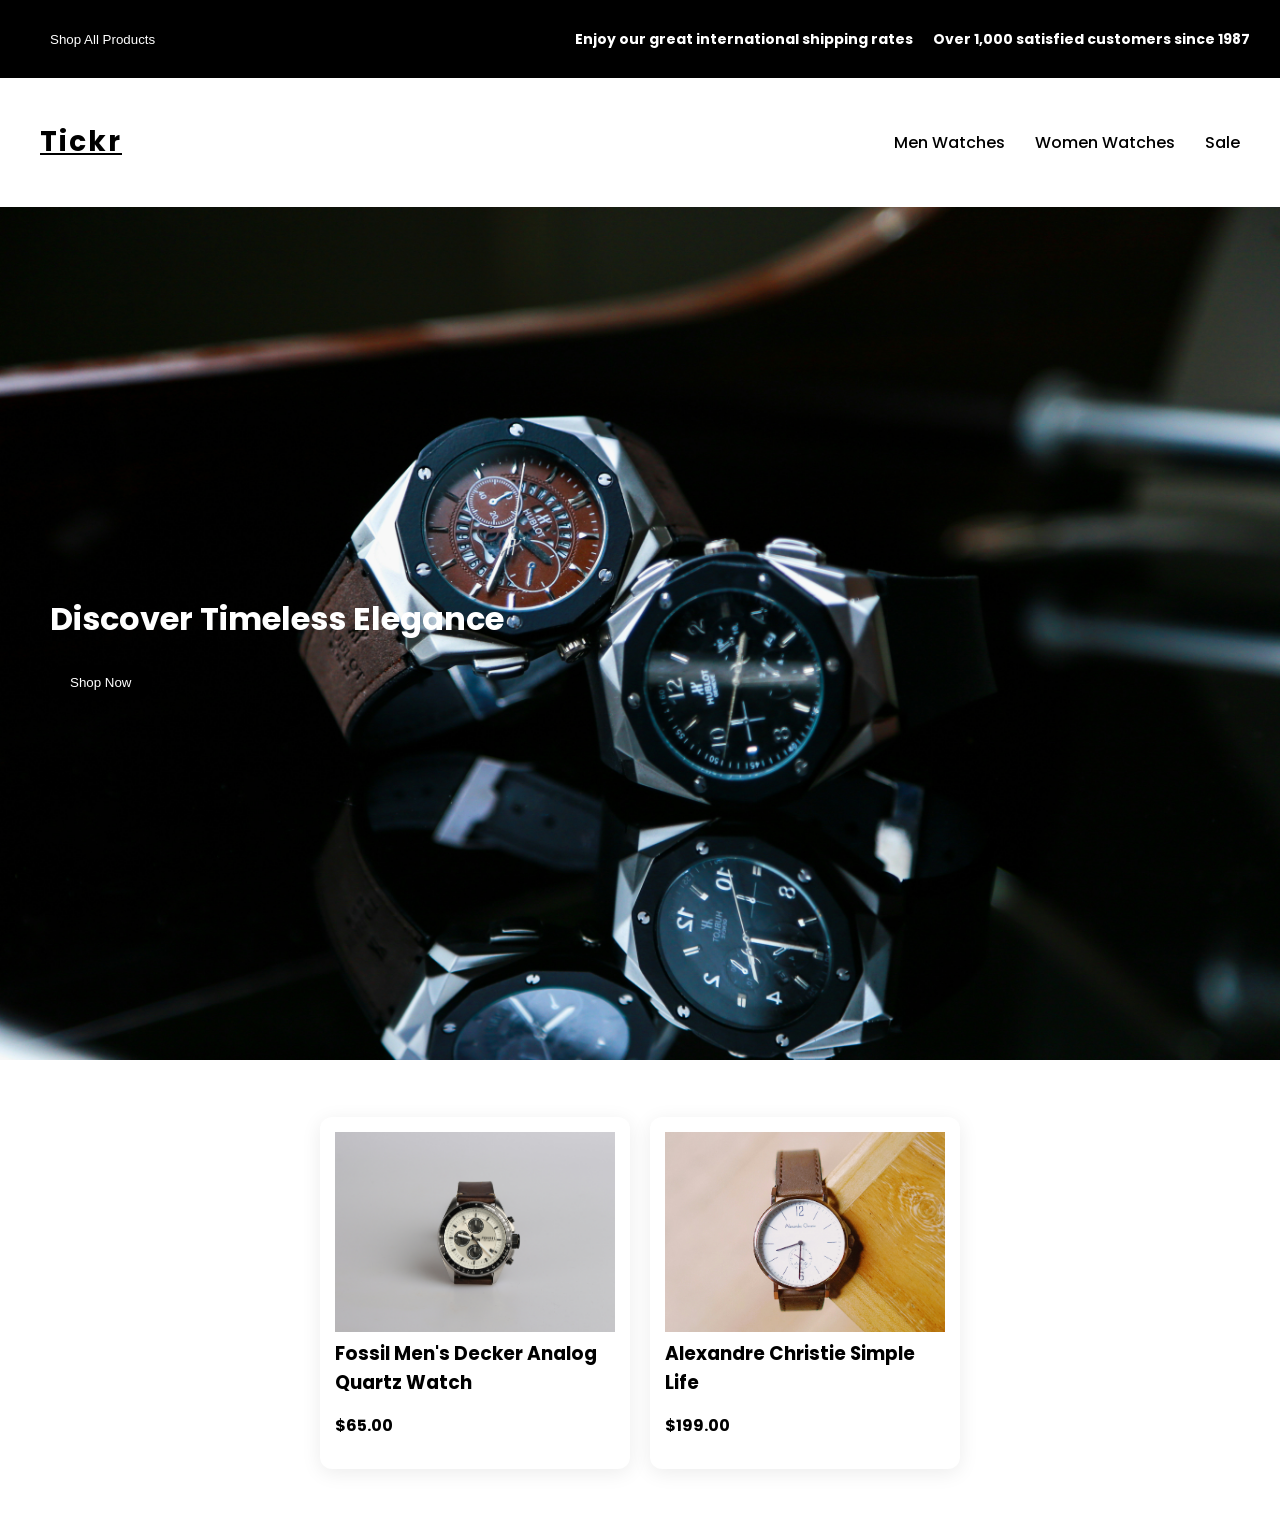
<file: watch-retail-store-1bf1d78c0d205bd0ec0803e8744fc951ae81bc1c/watch-retail-store-1bf1d78c0d205bd0ec0803e8744fc951ae81bc1c/index.html>
<!DOCTYPE html>
<html lang="en">
<head>
    <meta charset="UTF-8">
    <meta name="viewport" content="width=device-width, initial-scale=1.0">
    <title>Tickr</title>
    <link rel="stylesheet" href="css/styles.css">
    <link href="https://fonts.googleapis.com/css2?family=Poppins:wght@300;400;600&display=swap" rel="stylesheet">
</head>
<body>
    
    <div class="top-bar">
        <div class="top-left">
            <button>Shop All Products</button>
        </div>
        
        <div class="top-right">
        <h4>Enjoy our great international shipping rates</h4>   
        <h4>Over 1,000 satisfied customers since 1987</h4>
        </div>
      </div>
    <header class="navbar">
        <h2 class="logo">Tickr</h2>
        <nav>
           <a href="mens-section.html">Men Watches</a>
           <a href="#">Women Watches</a>
           <a href="#">Sale</a>
        </nav>
    </header>
     <div class="hero">
        <img src="/watch-retail-store-1bf1d78c0d205bd0ec0803e8744fc951ae81bc1c/watch-retail-store-1bf1d78c0d205bd0ec0803e8744fc951ae81bc1c/assets/shahrukh-rehman-05IxAEjVNl0-unsplash.jpg" alt="Product-Image">
        <div class="hero-text">
           <h1>Discover Timeless Elegance</h1>
           <button>Shop Now</button>
        </div>
     </div>

     <section class="products">
        <div class="card">
            <img src="/watch-retail-store-1bf1d78c0d205bd0ec0803e8744fc951ae81bc1c/watch-retail-store-1bf1d78c0d205bd0ec0803e8744fc951ae81bc1c/assets/fossil watch.jpg" alt="Fossil Watch">
            <h3>Fossil Men's Decker Analog Quartz Watch</h3>
            <p>$65.00</p>
        </div>
        
        <div class="card">
            <img src="/watch-retail-store-1bf1d78c0d205bd0ec0803e8744fc951ae81bc1c/watch-retail-store-1bf1d78c0d205bd0ec0803e8744fc951ae81bc1c/assets/hakim-rahman-P9nOs2Jgpl0-unsplash.jpg" alt="Alexandre Christie Watch">
            <h3>Alexandre Christie Simple Life</h3>
            <p>$199.00</p>
        </div>
     </section>
</body>
</html>
</file>
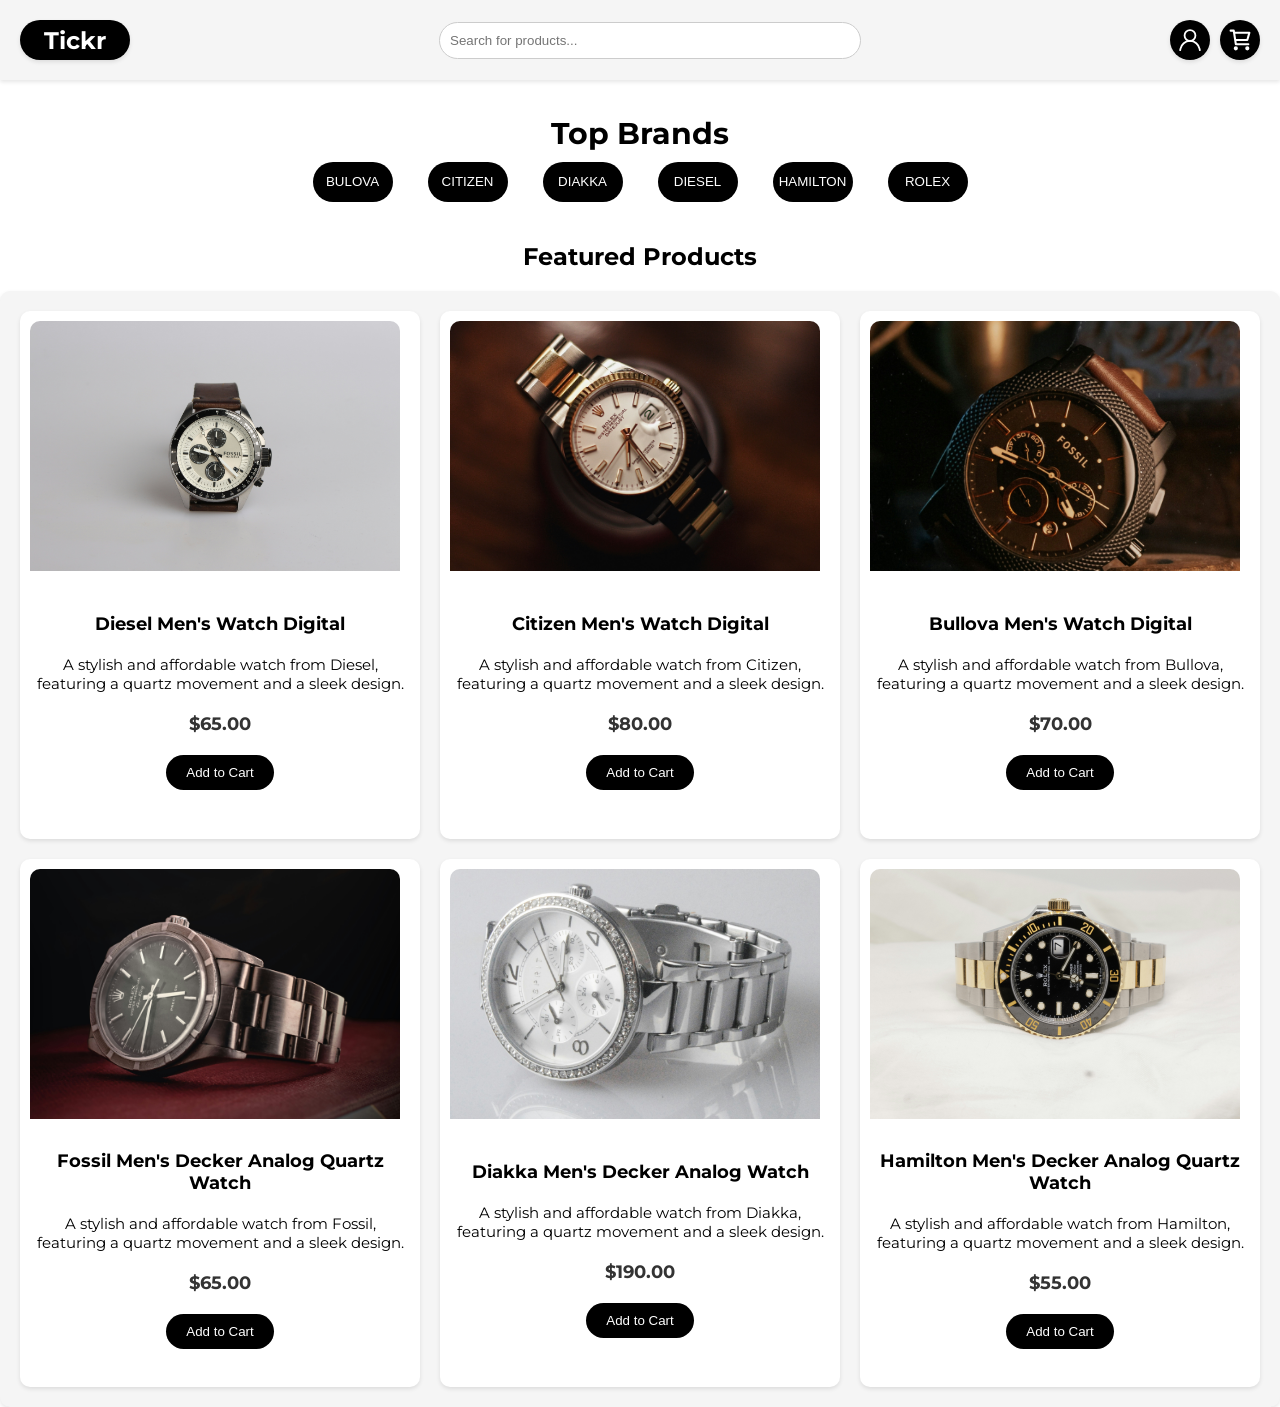
<file: watch-retail-store-1bf1d78c0d205bd0ec0803e8744fc951ae81bc1c/watch-retail-store-1bf1d78c0d205bd0ec0803e8744fc951ae81bc1c/mens-section.html>
<!DOCTYPE html>
<html lang="en">
<head>
  <meta charset="UTF-8">
  <meta name="viewport" content="width=device-width, initial-scale=1.0">
  <title>Mens-section</title>
  <link rel="preconnect" href="https://fonts.googleapis.com">
  <link rel="preconnect" href="https://fonts.gstatic.com" crossorigin>
  <link href="https://fonts.googleapis.com/css2?family=Montserrat:ital,wght@0,100..900;1,100..900&display=swap" rel="stylesheet">
  <link rel="stylesheet" href="css/mens-section.css/mens-header.css">
  <link rel="stylesheet" href="css/mens-section.css/top-brands.css">
  <link rel="stylesheet" href="css/mens-section.css/products-section.css">
  <link rel="stylesheet" href="css/mens-section.css/general.css">
</head>
<body>

  <header class="content-header">
    <div class="logo-div">
      <h1>Tickr</h1>
    </div>
    
    <input class="search-bar" type="text" placeholder="Search for products...">

    <div class="buttons-div">
      <button class="account-button">
        <img class="header-img" src="assets/mens-section-logos/account-logo.svg" alt="account-image">
      </button>
      <button class="cart-button">
        <img class="header-img" src="assets/mens-section-logos/cart-logo.svg" alt="cart-image">
      </button>
    </div>
  </header>

  <section class="top-brands-section">
    <h2>Top Brands</h2>
    <div class="brands">
      <button><a href="">BULOVA</a></button>
      <button><a href="">CITIZEN</a></button>
      <button><a href="">DIAKKA</a></button>
      <button><a href="">DIESEL</a></button>
      <button><a href="">HAMILTON</a></button>
      <button><a href="">ROLEX</a></button>
    </div>
  </section>
  <section class="products-section">
    <h2>Featured Products</h2>

    <div class="product-cards-div">

      <div class="product-card">
        <div class="prod-image-div">
          <img class="prod-img" src="/watch-retail-store-1bf1d78c0d205bd0ec0803e8744fc951ae81bc1c/watch-retail-store-1bf1d78c0d205bd0ec0803e8744fc951ae81bc1c/assets/fossil watch.jpg" alt="Fossil Watch">
        </div>
        <div class="prod-details-div">
          <h3> 
           Diesel Men's Watch Digital
          </h3>
          <p class="description">A stylish and affordable watch from Diesel, featuring a quartz movement and a sleek design.</p>
          <p>$65.00</p>
          <button>Add to Cart</button>
        </div>
      </div>

      <div class="product-card">
        <div class="prod-image-div">
          <img class="prod-img" src="/watch-retail-store-1bf1d78c0d205bd0ec0803e8744fc951ae81bc1c/watch-retail-store-1bf1d78c0d205bd0ec0803e8744fc951ae81bc1c/assets/mens-section-images/card-5.jpg" alt="Fossil Watch">
        </div>
        <div class="prod-details-div">
          <h3>
            Citizen Men's Watch Digital
          </h3>
          <p class="description">A stylish and affordable watch from Citizen, featuring a quartz movement and a sleek design.</p>
          <p>$80.00</p>
          <button>Add to Cart</button>
        </div>
      </div>

      <div class="product-card">
        <div class="prod-image-div">
          <img class="prod-img" src="/watch-retail-store-1bf1d78c0d205bd0ec0803e8744fc951ae81bc1c/watch-retail-store-1bf1d78c0d205bd0ec0803e8744fc951ae81bc1c/assets/mens-section-images/card-4.jpg" alt="Fossil Watch">
        </div>
        <div class="prod-details-div">
          <h3> 
            Bullova Men's Watch Digital
          </h3>
          <p class="description">A stylish and affordable watch from Bullova, featuring a quartz movement and a sleek design.</p>
          <p>$70.00</p>
          <button>Add to Cart</button>
        </div>
      </div>

      <div class="product-card">
        <div class="prod-image-div">
          <img class="prod-img" src="/watch-retail-store-1bf1d78c0d205bd0ec0803e8744fc951ae81bc1c/watch-retail-store-1bf1d78c0d205bd0ec0803e8744fc951ae81bc1c/assets/mens-section-images/card-3.jpg" alt="Fossil Watch">
        </div>
        <div class="prod-details-div">
          <h3>
            Fossil Men's Decker Analog Quartz Watch
          </h3>
          <p class="description">A stylish and affordable watch from Fossil, featuring a quartz movement and a sleek design.</p>
          <p>$65.00</p>
          <button>Add to Cart</button>
        </div>
      </div>

      <div class="product-card">
        <div class="prod-image-div">
          <img class="prod-img" src="/watch-retail-store-1bf1d78c0d205bd0ec0803e8744fc951ae81bc1c/watch-retail-store-1bf1d78c0d205bd0ec0803e8744fc951ae81bc1c/assets/mens-section-images/card-2.jpg" alt="Fossil Watch">
        </div>
        <div class="prod-details-div">
          <h3>
            Diakka Men's Decker Analog Watch
          </h3>
          <p class="description">A stylish and affordable watch from Diakka, featuring a quartz movement and a sleek design.</p>
          <p>$190.00</p>
          <button>Add to Cart</button>
        </div>
      </div>

      <div class="product-card">
        <div class="prod-image-div">
          <img class="prod-img" src="/watch-retail-store-1bf1d78c0d205bd0ec0803e8744fc951ae81bc1c/watch-retail-store-1bf1d78c0d205bd0ec0803e8744fc951ae81bc1c/assets/mens-section-images/card-1.jpg" alt="Fossil Watch">
        </div>
        <div class="prod-details-div">
          <h3>
            Hamilton Men's Decker Analog Quartz Watch
          </h3>
          <p class="description">A stylish and affordable watch from Hamilton, featuring a quartz movement and a sleek design.</p>
          <p>$55.00</p>
          <button>Add to Cart</button>
        </div>
      </div>

    </div>

    

  </section>
</body>
</html>
</file>
<file: watch-retail-store-1bf1d78c0d205bd0ec0803e8744fc951ae81bc1c/watch-retail-store-1bf1d78c0d205bd0ec0803e8744fc951ae81bc1c/css/styles.css>
body {
    margin: 0%;
}
.top-bar {
    padding: 10px 30px;
    color: white;
    background-color: black;
    align-items: center;
    display: flex;
    justify-content: space-between;
    font-size: 14px;
}
.top-right {
    display: flex;
    gap: 20px;
}
.navbar {
    display: flex;
    align-items: center;
    padding: 20px 40px;
    justify-content: space-between;
}
.hero {
    position: relative;
}
.hero-text {
    position: absolute;
    top: 50%;
    left: 50px;
    transform: translateY(-50%);
    color: white;
}
.Hero-text h1 {
    font-size: 50px;
    margin-bottom: 20px;
}
.hero img {
    width: 100%;
    height: 100%;
    object-fit: cover;
}
.products {
    display: flex;
    gap: 20px;
    justify-content: center;
}   

.card {
  width: 280px;
  border: none;
  padding: 15px;
  border-radius: 12px;
  transition: 0.3s;
  background-color: white;
}

.card:hover {
    transform: translateY(-10px);
}

.card p {
    font-weight: bold;
}

.card {
    box-shadow: 0 4px 20px rgba(0, 0, 0, 0.08);
}
.products {
    padding: 50px;
}
.card img {
    width: 100%;
    height: 200px;
    object-fit: cover;
}
.card h3 {
  margin: 0;
  color: black;
}
.nav {
    gap: 400px;
    display: flex;
    justify-content: center;
}
h2 { text-align: center;
    text-decoration: underline;
}
.card:hover {
    transform: scale(1.05);
    transition: 0.3s;
}
nav {
    display: flex;
    gap: 30px;
}
nav a {
    text-decoration: none;
    color: black;
    font-weight: 500;
    transition: 0.3s;
}
nav a:hover {
    color: gray;
}
.logo {
    font-size: 28px;
    font-weight: bold;
    letter-spacing: 2px;
}
body {
    font-family: 'Poppins', sans-serif;
}
button {
    background-color: black;
    color: white;
    border: none;
    padding: 10px 20px;
    border-radius: 30px;
    cursor: pointer;
    transition: 0.3s;
}
button:hover {
    background-color: #333;
}
</file>
<file: watch-retail-store-1bf1d78c0d205bd0ec0803e8744fc951ae81bc1c/watch-retail-store-1bf1d78c0d205bd0ec0803e8744fc951ae81bc1c/css/mens-section.css/mens-header.css>
.content-header{
  display: flex;
  justify-content: space-between;
  align-items: center;
  padding: 20px;
  background-color: #f5f5f5;
  box-shadow: 0 2px 4px rgba(0, 0, 0, 0.1);
  position: fixed;
  top: 0;
  left: 0;
  right: 0;
}

.logo-div h1 {
  font-size: 24px;
  color: #fff;
  margin:0;

}

.logo-div{
  display: flex;
  align-items: center;
  background: black;
  justify-content: center;
  width: 100px;
  height: 30px;
  border-radius:20px;
  padding: 5px;
  box-shadow: 0 2px 4px rgba(0, 0, 0, 0.1);
}

.search-bar {
  padding: 10px;
  width: 400px;
  border: 1px solid #ccc;
  border-radius: 20px;
}

.account-button , .cart-button {
  width: 40px;
  height: 40px;
  border-radius: 50%;
  border: none;
  cursor: pointer;
  display: flex;
  justify-content: center;
  align-items: center;
  box-shadow: 0 2px 4px rgba(0, 0, 0, 0.1);
  padding: 5px;
  transition: transform 0.5s ease-in-out;
}

.header-img {
  width: 40px;
  height: 40px;
}

.account-button:hover , .cart-button:hover {
  transform: scale(1.05);
}

.buttons-div{
  display: flex;
  gap: 10px;
}
</file>
<file: watch-retail-store-1bf1d78c0d205bd0ec0803e8744fc951ae81bc1c/watch-retail-store-1bf1d78c0d205bd0ec0803e8744fc951ae81bc1c/css/mens-section.css/top-brands.css>
.top-brands-section{
  display: flex;
  flex-direction: column;
  align-items: center;
  margin-top: 10px;
}

.top-brands-section h2{
  font-size: 30px;
  margin-bottom: 10px;
}

.brands{
  display: flex;
  gap: 35px;
}

.brands button{
  display: flex;
  justify-content: center;
  align-items: center;
  background-color: black;
  width: 80px;
  height:40px;
  border-radius: 20px;
  border: none;
  padding: 10px;
  color: white;
  transition: background-color 0.3s ease, transform 0.3s ease, border 0.3s ease;
}

.brands button:hover{
  background-color: #fff;
  transform: scale(1.05);
  border: solid 1px black;
}

.brands button a{
  text-decoration: none;
  color: white;
}

.brands button:hover a{
  color: black;
}
</file>
<file: watch-retail-store-1bf1d78c0d205bd0ec0803e8744fc951ae81bc1c/watch-retail-store-1bf1d78c0d205bd0ec0803e8744fc951ae81bc1c/css/mens-section.css/products-section.css>
.products-section{
  display: flex;
  flex-direction: column;
  align-items: center;
  margin-top: 20px;
}

.product-cards-div{
  display: grid;
  grid-template-columns: repeat(3,1fr);
  gap: 20px;
  justify-content: center;
  align-items: center;
  background-color: #f5f5f5;
  box-shadow: 0 2px 4px rgba(0, 0, 0, 0.1);
  border-radius: 10px;
  padding: 20px;
}

.product-card{
  display: grid;
  grid-template-rows: 1fr 1fr;
  align-items: center;
  justify-content: center;
  background-color: #fff;
  box-shadow: 0 2px 4px rgba(0, 0, 0, 0.1);
  border-radius: 10px;
  padding: 10px;

}

.prod-img-div{
  width: auto;
  height: auto;
  display: flex;
  justify-content: center;
  align-items: center;
}

.prod-img{
  width: 370px;
  height: 250px;
  object-fit: cover;
  border-radius: 10px;
  border-bottom-right-radius:0;
  border-bottom-left-radius:0;
}

.prod-details-div{
  display: flex;
  flex-direction: column;
  align-items: center;
  justify-content: center;
  gap: 20px;
  text-align: center;
}

.prod-details-div h3{
  font-size: 18px;
  margin: 0;
}

.description{
  font-size: 15px;
  margin: 0;
}

.prod-details-div button{
  background-color: black;
  color: white;
  border: none;
  padding: 10px 20px;
  border-radius: 20px;
  cursor: pointer;
  transition: background-color 0.3s ease, transform 0.3s ease;
}

.prod-details-div button:hover{
  background-color: #fff;
  color: black;
  transform: scale(1.05);
  border: solid 1px black;
}

.prod-details-div p:last-of-type{
  font-size: 18px;
  margin: 0;
  color: #333;
  font-weight: bold;
}
</file>
<file: watch-retail-store-1bf1d78c0d205bd0ec0803e8744fc951ae81bc1c/watch-retail-store-1bf1d78c0d205bd0ec0803e8744fc951ae81bc1c/css/mens-section.css/general.css>
:root{
  padding: none;
  margin: none;
  font-family: 'Montserrat', sans-serif;
  font-optical-sizing: auto;
  font-style: normal;
  width: auto;
  height: auto;
}

body{
  padding: 0;
  margin: 0;
  overflow: auto;
  width: 100%;
  height: 100%;
  position: relative;
  top: 80px;
}
</file>
